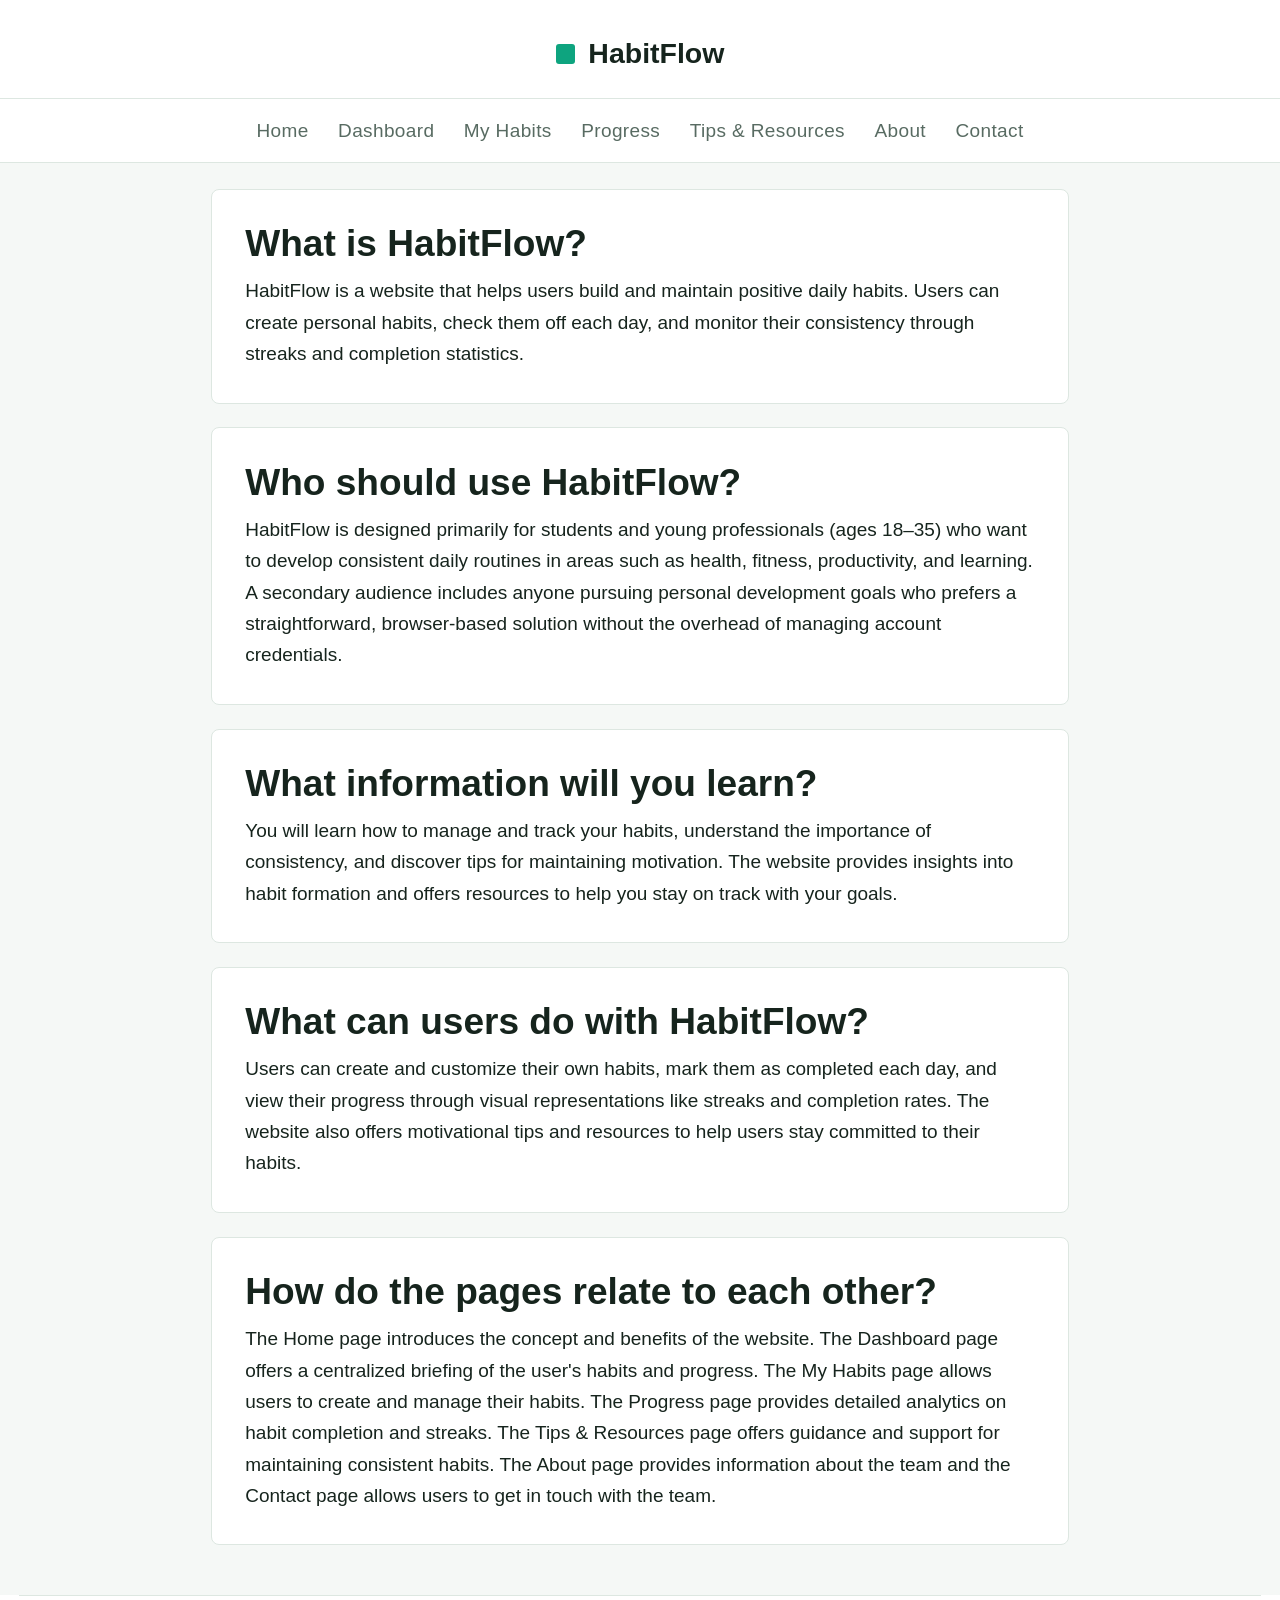
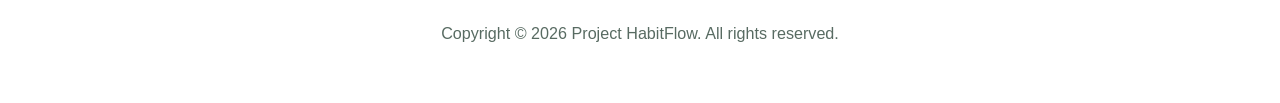
<file: index.html>
<!doctype html>
<html lang="en">
  <head>
    <meta charset="UTF-8">
    <meta name="viewport" content="width=device-width, initial-scale=1">
    <title>HabitFlow</title>
    <link rel="stylesheet" href="css/style.css">
    <!-- defer helps ensure that the script is executed after the HTML document has been fully parsed, which can improve page load performance and prevent blocking of the rendering process. -->
    <script src="js/script.js" defer></script>
  </head>
  <body>
    <header>
      <h1>HabitFlow</h1>
    </header>
    <nav>
      <strong>
        <a href="index.html">Home</a>
        <a href="dashboard.html">Dashboard</a>
        <a href="habits.html">My Habits</a>
        <a href="progress.html">Progress</a>
        <a href="tips.html">Tips & Resources</a>
        <a href="about.html">About</a>
        <a href="contact.html">Contact</a>
      </strong>
    </nav>
    <main>
        <section>
          <h2>What is HabitFlow?</h2>
          <p>
            HabitFlow is a website that helps users build and maintain positive
            daily habits. Users can create personal habits, check them off each
            day, and monitor their consistency through streaks and completion
            statistics.
          </p>
        </section>
        <section>
          <h2>Who should use HabitFlow?</h2>
          <p>
            HabitFlow is designed primarily for students and young professionals
            (ages 18–35) who want to develop consistent daily routines in areas
            such as health, fitness, productivity, and learning. A secondary
            audience includes anyone pursuing personal development goals who
            prefers a straightforward, browser-based solution without the
            overhead of managing account credentials.
          </p>
        </section>
        <section>
          <h2>What information will you learn?</h2>
          <p>
            You will learn how to manage and track your habits, understand the
            importance of consistency, and discover tips for maintaining
            motivation. The website provides insights into habit formation and
            offers resources to help you stay on track with your goals.
          </p>
        </section>
        <section>
          <h2>What can users do with HabitFlow?</h2>
          <p>
            Users can create and customize their own habits, mark them as
            completed each day, and view their progress through visual
            representations like streaks and completion rates. The website also
            offers motivational tips and resources to help users stay committed
            to their habits.
          </p>
        </section>
        <section>
          <h2>How do the pages relate to each other?</h2>
          <p>
            The Home page introduces the concept and benefits of the
            website. The Dashboard page offers a centralized briefing of the user's
            habits and progress. The My Habits page allows users to create and
            manage their habits. The Progress page provides detailed analytics
            on habit completion and streaks. The Tips & Resources page offers
            guidance and support for maintaining consistent habits. The About
            page provides information about the team and the
            Contact page allows users to get in touch with the team.
          </p>
        </section>
    </main>
    <footer>
      <hr>
      Copyright &copy; 2026 Project HabitFlow. All rights reserved.
    </footer>
  </body>
</html>
</file>
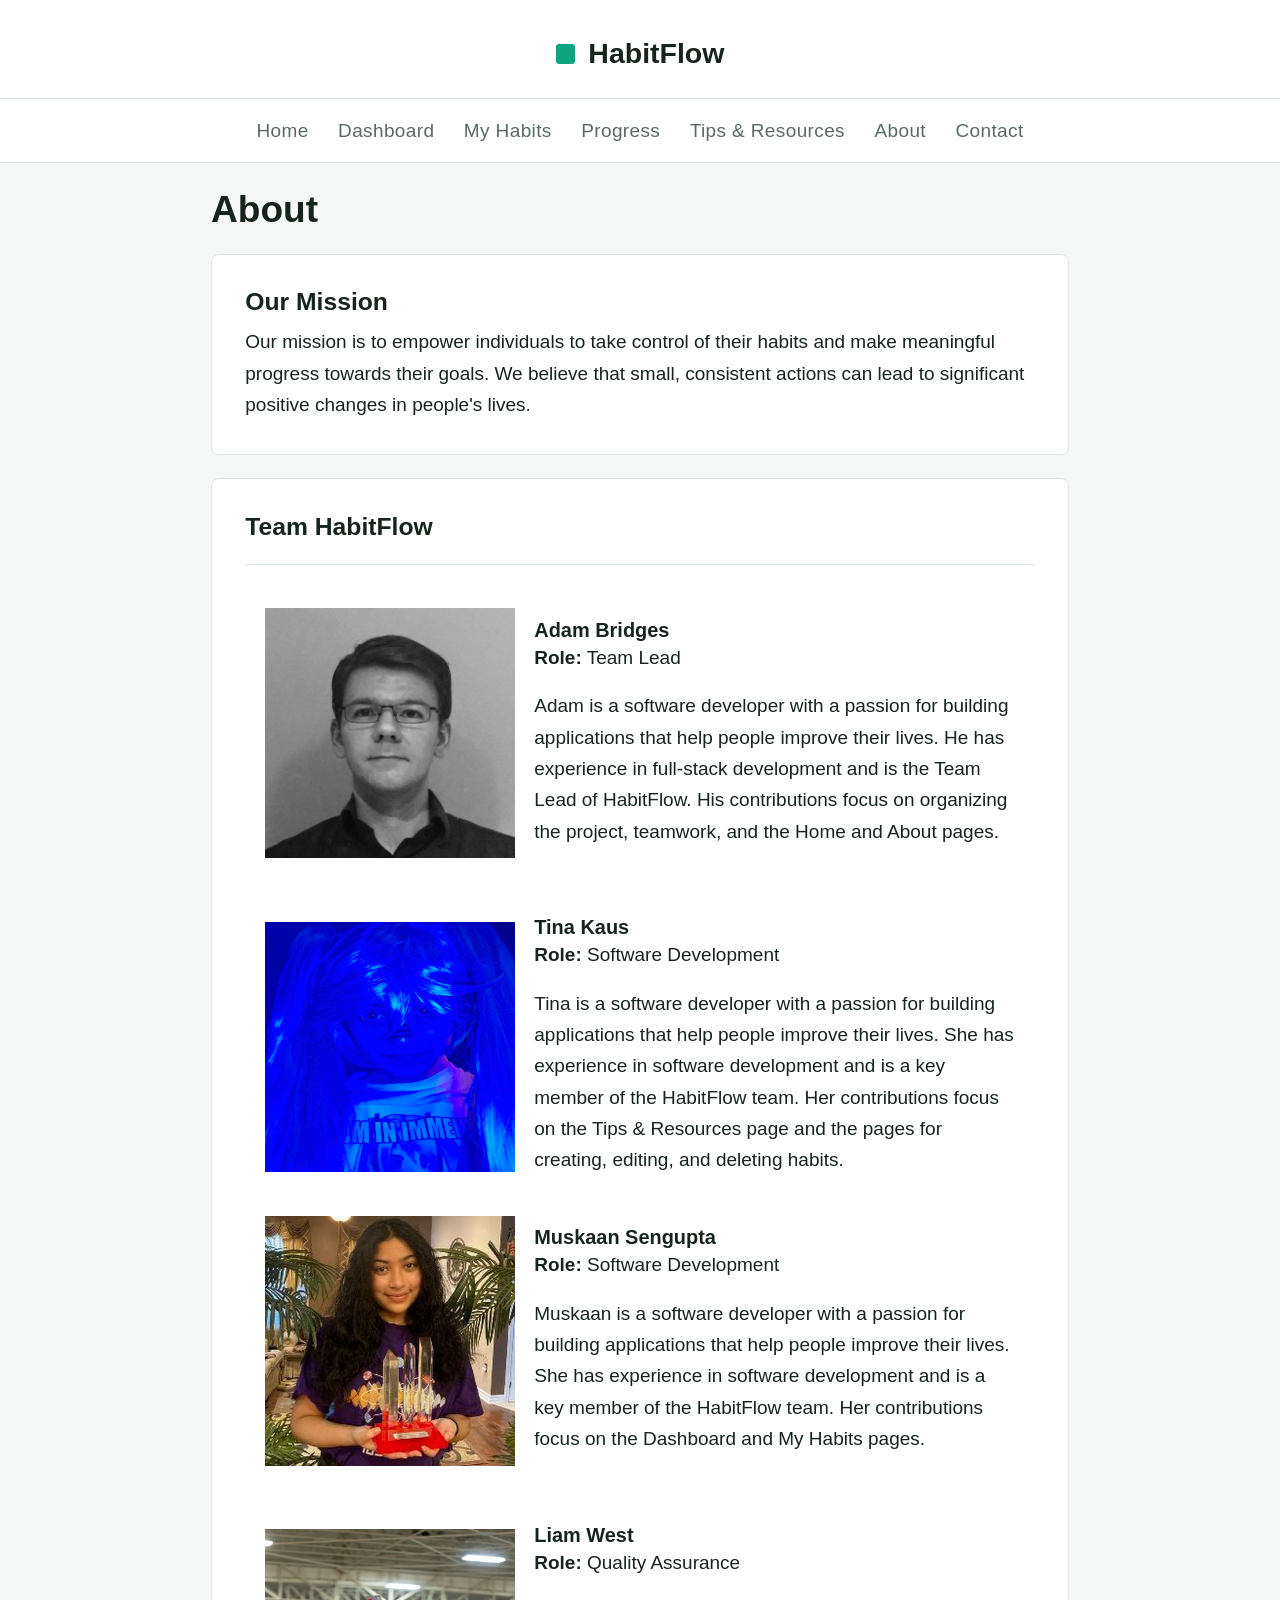
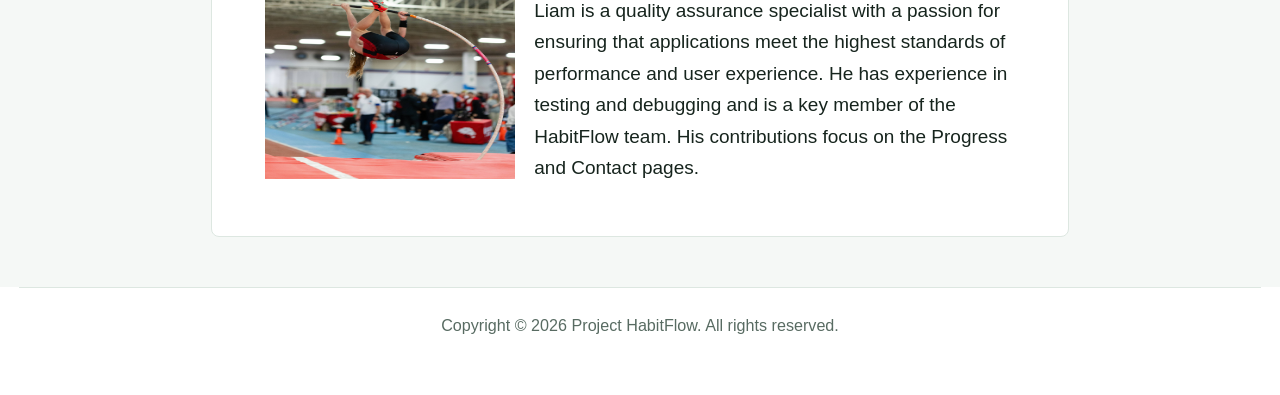
<file: about.html>
<!doctype html>
<html lang="en">
  <head>
    <meta charset="UTF-8">
    <meta name="viewport" content="width=device-width, initial-scale=1">
    <title>About - HabitFlow</title>
    <link rel="stylesheet" href="css/style.css">
    <script src="js/script.js" defer></script>
  </head>
  <body>
    <header>
      <h1>HabitFlow</h1>
    </header>
    <nav>
      <b>
        <a href="index.html">Home</a>
        <a href="dashboard.html">Dashboard</a>
        <a href="habits.html">My Habits</a>
        <a href="progress.html">Progress</a>
        <a href="tips.html">Tips & Resources</a>
        <a href="about.html">About</a>
        <a href="contact.html">Contact</a>
      </b>
    </nav>
    <main>
      <h2>About</h2>
        <section>
          <h3>Our Mission</h3>
          <p>
            Our mission is to empower individuals to take control of their
            habits and make meaningful progress towards their goals. We believe
            that small, consistent actions can lead to significant positive
            changes in people's lives.
          </p>
        </section>
      <section>
        <h3 id="team-habitflow">Team HabitFlow</h3>
        <hr>
        <div class="content-span-split">
          <img
            src="images/adam_smort.jpg"
            alt="Black and white portrait photo of Adam Bridges looking smort."
            width="250"
            height="250">
          <div>
            <h4>Adam Bridges</h4>
            <p><strong>Role:</strong> Team Lead</p>
            <p>
              Adam is a software developer with a passion for building
              applications that help people improve their lives. He has
              experience in full-stack development and is the Team Lead of
              HabitFlow. His contributions focus on organizing the project,
              teamwork, and the Home and About pages.
            </p>
          </div>
          <img
            src="images/tina_blue_herself.jpg"
            alt="Blue-filtered portrait photo of Tina Kaus wearing a wig."
            width="250"
            height="250">
          <div>
            <h4>Tina Kaus</h4>
            <p><strong>Role:</strong> Software Development</p>
            <p>
              Tina is a software developer with a passion for building
              applications that help people improve their lives. She has
              experience in software development and is a key member of the
              HabitFlow team. Her contributions focus on the Tips & Resources
              page and the pages for creating, editing, and deleting habits.
            </p>
          </div>
        </div>
        <div class="content-span-split">
          <img
            src="images/muskaan_winning.png"
            alt="Portrait photo of Muskaan Sengupta winning a prize."
            width="250"
            height="250">
          <div>
            <h4>Muskaan Sengupta</h4>
            <p><strong>Role:</strong> Software Development</p>
            <p>
              Muskaan is a software developer with a passion for building
              applications that help people improve their lives. She has
              experience in software development and is a key member of the
              HabitFlow team. Her contributions focus on the Dashboard and My
              Habits pages.
            </p>
          </div>
          <img
            src="images/liam_jumps.jpg"
            alt="Pole vaulting photo of Liam West."
            width="250"
            height="250">
          <div>
            <h4>Liam West</h4>
            <p><strong>Role:</strong> Quality Assurance</p>
            <p>
              Liam is a quality assurance specialist with a passion for ensuring
              that applications meet the highest standards of performance and
              user experience. He has experience in testing and debugging and is
              a key member of the HabitFlow team. His contributions focus on the
              Progress and Contact pages.
            </p>
          </div>
        </div>
      </section>
    </main>
    <footer>
      <hr>
      Copyright &copy; 2026 Project HabitFlow. All rights reserved.
    </footer>
  </body>
</html>
</file>
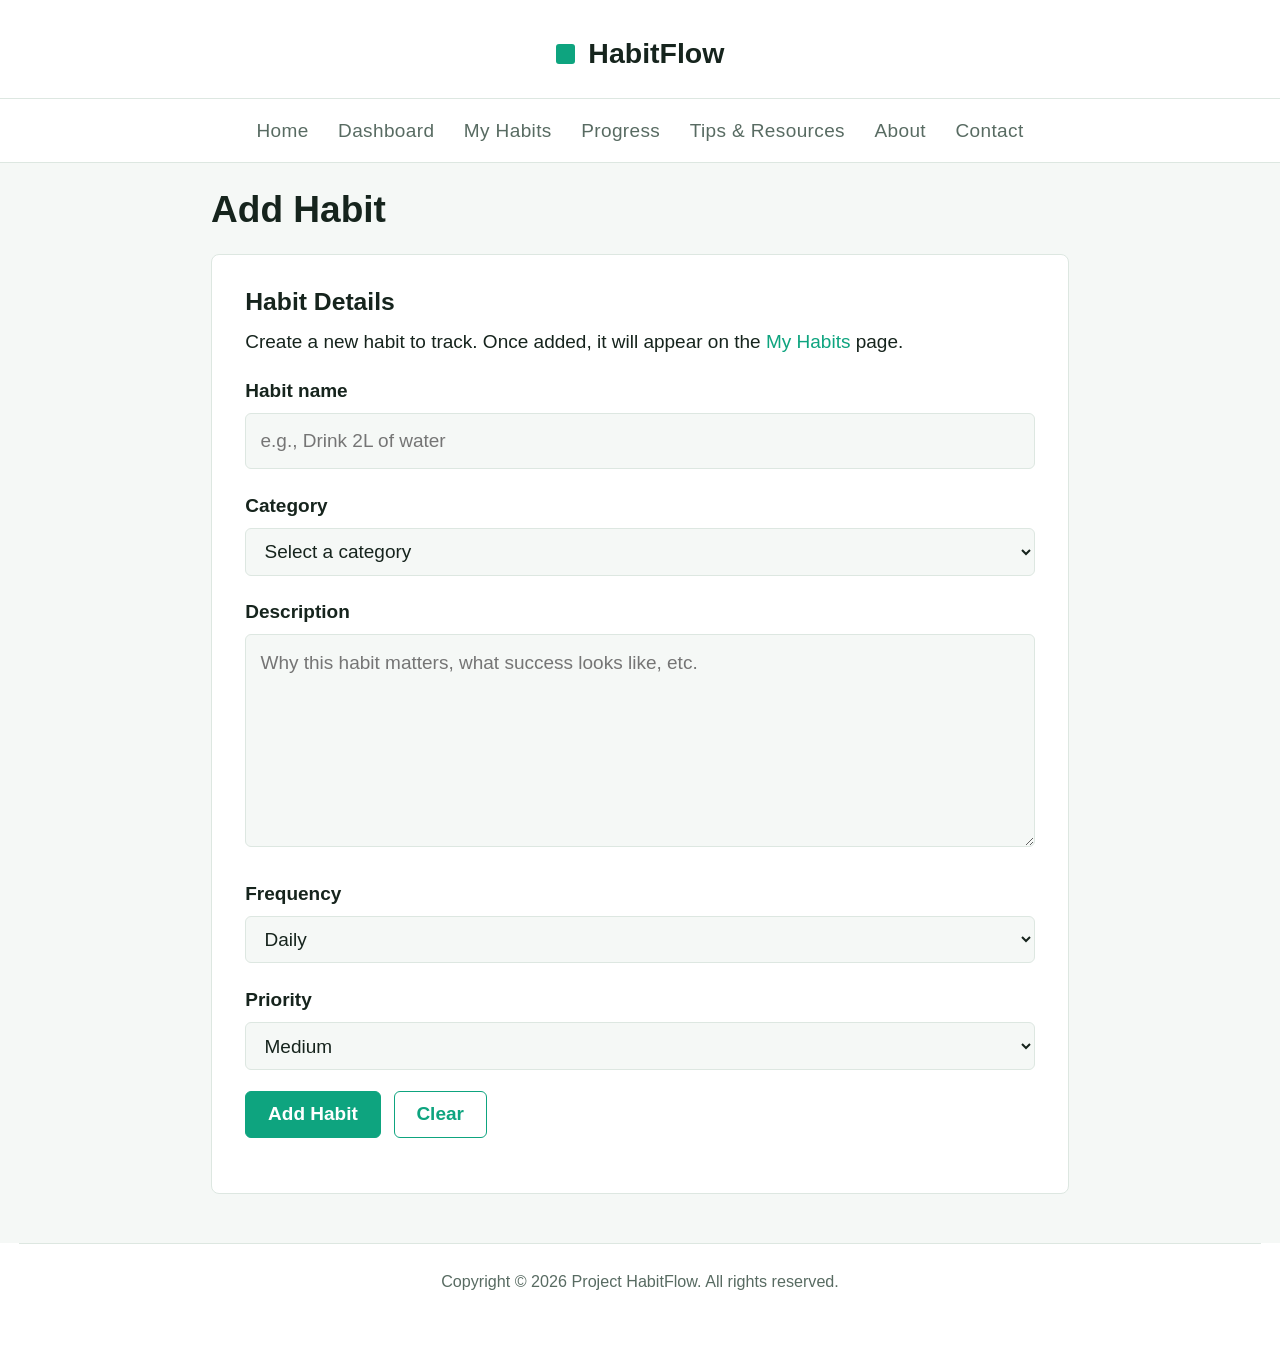
<file: add_habit.html>
<!doctype html>
<html lang="en">
  <head>
    <meta charset="UTF-8">
    <meta name="viewport" content="width=device-width, initial-scale=1">
    <title>Add Habit - HabitFlow</title>
    <link rel="stylesheet" href="css/style.css">
    <script src="js/script.js" defer></script>
    <script src="js/add_habit.js" defer></script>
  </head>
  <body>
    <header>
      <h1>HabitFlow</h1>
    </header>
    <nav>
      <b>
        <a href="index.html">Home</a>
        <a href="dashboard.html">Dashboard</a>
        <a href="habits.html">My Habits</a>
        <a href="progress.html">Progress</a>
        <a href="tips.html">Tips & Resources</a>
        <a href="about.html">About</a>
        <a href="contact.html">Contact</a>
      </b>
    </nav>
    <main>
      <h2>Add Habit</h2>
      <section>
        <h3>Habit Details</h3>
        <!-- right now this is just a form that doesn't go anywhere since we have no local storage yet -->
        <p>
          Create a new habit to track. Once added, it will appear on the
          <a href="habits.html">My Habits</a> page.
        </p>

        <form id="add-habit-form">
          <div>
            <label for="habitName">Habit name</label>
            <input
              type="text"
              id="habitName"
              name="habitName"
              placeholder="e.g., Drink 2L of water"
              required>
          </div>

          <div>
            <label for="category">Category</label>
            <select id="category" name="category">
              <option value="">Select a category</option>
              <option value="Health">Health</option>
              <option value="Productivity">Productivity</option>
              <option value="Learning">Learning</option>
              <option value="Other">Other</option>
            </select>
          </div>

          <div>
            <label for="description">Description</label>
            <textarea
              id="description"
              name="description"
              rows="6"
              cols="50"
              placeholder="Why this habit matters, what success looks like, etc."
            ></textarea>
          </div>

          <div>
            <label for="frequency">Frequency</label>
            <select id="frequency" name="frequency">
              <option value="Daily">Daily</option>
              <option value="TwiceWeekly">Twice Weekly</option>
              <option value="ThriceWeekly">Thrice Weekly</option>
              <option value="Weekly">Weekly</option>
            </select>
          </div>

          <div>
            <label for="priority">Priority</label>
            <select id="priority" name="priority">
              <option value="Low">Low</option>
              <option value="Medium" selected>Medium</option>
              <option value="High">High</option>
            </select>
          </div>

          <div>
            <button type="submit">Add Habit</button>
            <button type="reset">Clear</button>
          </div>

          <p id="form-message" role="status" aria-live="polite" hidden></p>
        </form>
      </section>
    </main>
    <footer>
      <hr>
      Copyright &copy; 2026 Project HabitFlow. All rights reserved.
    </footer>
  </body>
</html>
</file>
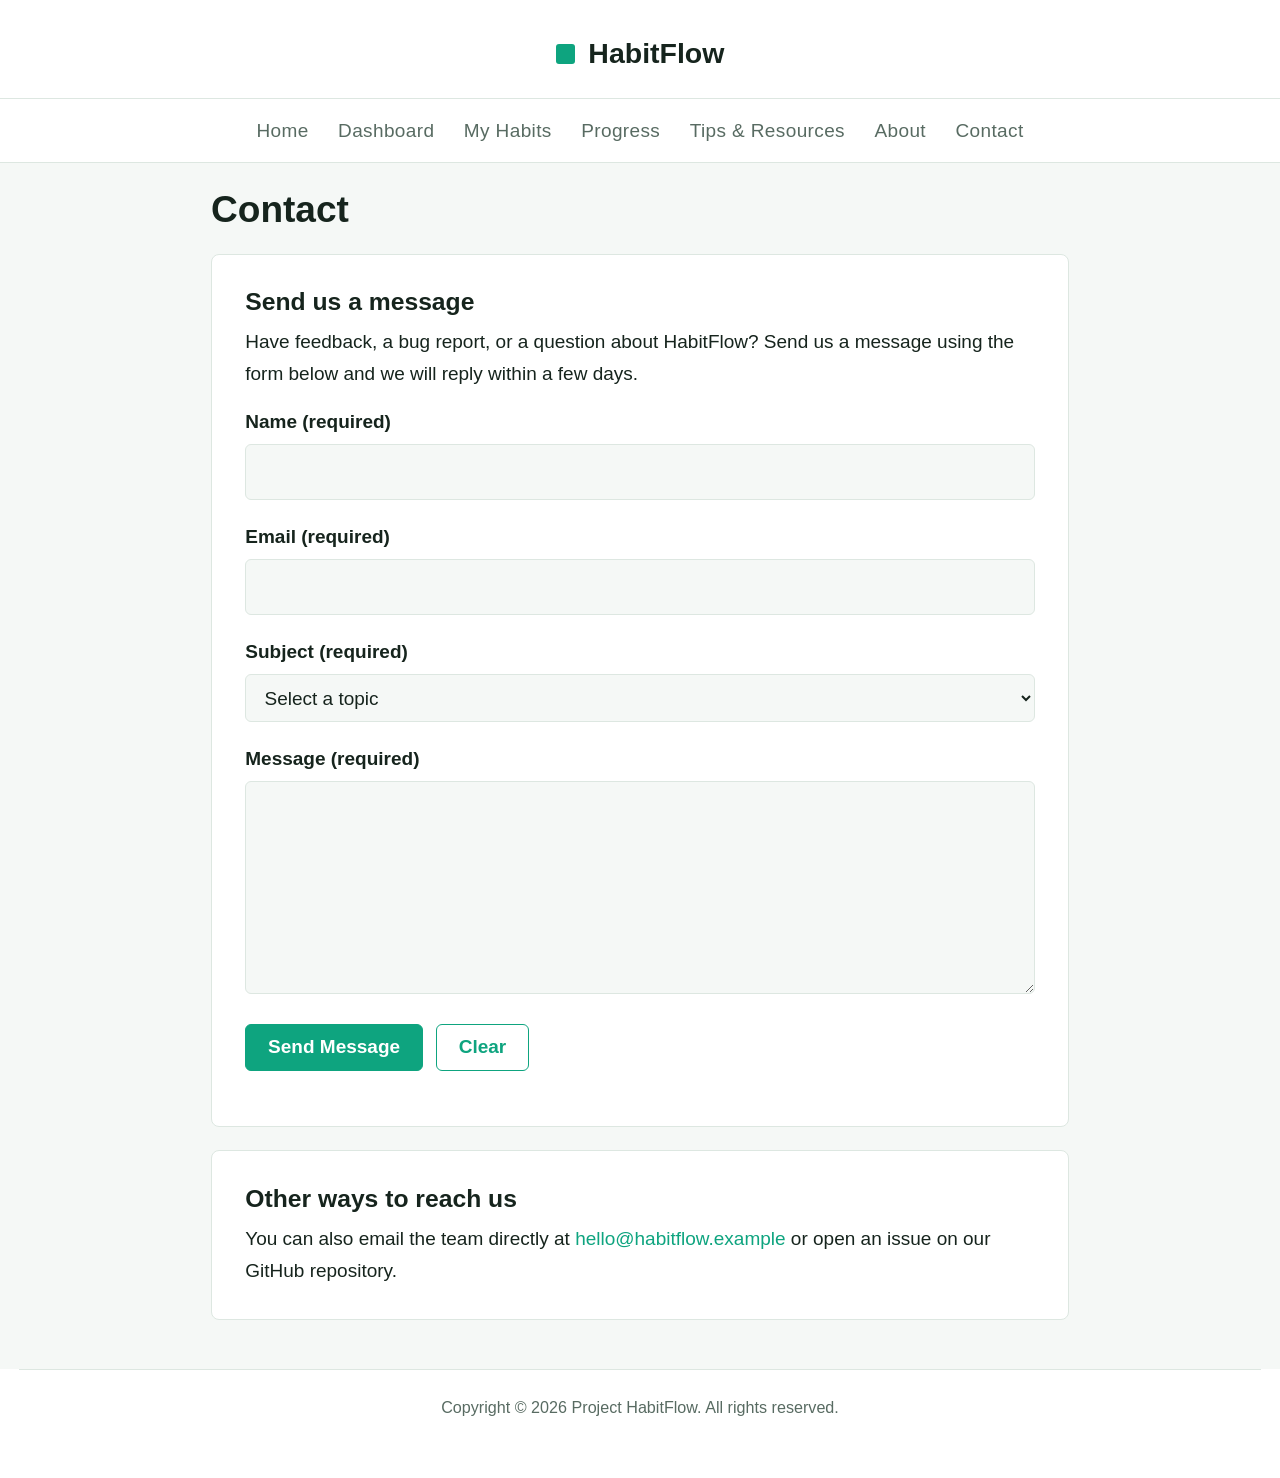
<file: contact.html>
<!doctype html>
<html lang="en">
  <head>
    <meta charset="UTF-8">
    <meta name="viewport" content="width=device-width, initial-scale=1">
    <title>Contact - HabitFlow</title>
    <link rel="stylesheet" href="css/style.css">
    <script src="js/script.js" defer></script>
    <script src="js/contact.js" defer></script>
  </head>
  <body>
    <header>
      <h1>HabitFlow</h1>
    </header>
    <nav>
      <b>
        <a href="index.html">Home</a>
        <a href="dashboard.html">Dashboard</a>
        <a href="habits.html">My Habits</a>
        <a href="progress.html">Progress</a>
        <a href="tips.html">Tips &amp; Resources</a>
        <a href="about.html">About</a>
        <a href="contact.html">Contact</a>
      </b>
    </nav>
    <main>
      <h2>Contact</h2>
      <section>
        <h3>Send us a message</h3>
        <p>
          Have feedback, a bug report, or a question about HabitFlow? Send us
          a message using the form below and we will reply within a few days.
        </p>
        <form id="contact-form">
          <div>
            <label for="name">Name (required)</label>
            <input
              type="text"
              id="name"
              name="name"
              autocomplete="name"
              aria-describedby="name-error"
              required>
            <p class="form-error" id="name-error" aria-live="polite"></p>
          </div>
          <div>
            <label for="email">Email (required)</label>
            <input
              type="email"
              id="email"
              name="email"
              autocomplete="email"
              aria-describedby="email-error"
              required>
            <p class="form-error" id="email-error" aria-live="polite"></p>
          </div>
          <div>
            <label for="subject">Subject (required)</label>
            <select
              id="subject"
              name="subject"
              aria-describedby="subject-error"
              required>
              <option value="">Select a topic</option>
              <option value="bug">Bug report</option>
              <option value="feedback">Feedback</option>
              <option value="question">Question</option>
              <option value="feature">Feature request</option>
              <option value="other">Other</option>
            </select>
            <p class="form-error" id="subject-error" aria-live="polite"></p>
          </div>
          <div>
            <label for="message">Message (required)</label>
            <textarea
              id="message"
              name="message"
              rows="6"
              cols="50"
              aria-describedby="message-error"
              required></textarea>
            <p class="form-error" id="message-error" aria-live="polite"></p>
          </div>
          <div>
            <button type="submit">Send Message</button>
            <button type="reset">Clear</button>
          </div>
          <p
            class="form-status"
            id="contact-status"
            role="status"
            aria-live="polite"
            hidden></p>
        </form>
      </section>
      <section>
        <h3>Other ways to reach us</h3>
        <p>
          You can also email the team directly at
          <a href="mailto:hello@habitflow.example">hello@habitflow.example</a>
          or open an issue on our GitHub repository.
        </p>
      </section>
    </main>
    <footer>
      <hr>
      Copyright &copy; 2026 Project HabitFlow. All rights reserved.
    </footer>
  </body>
</html>
</file>
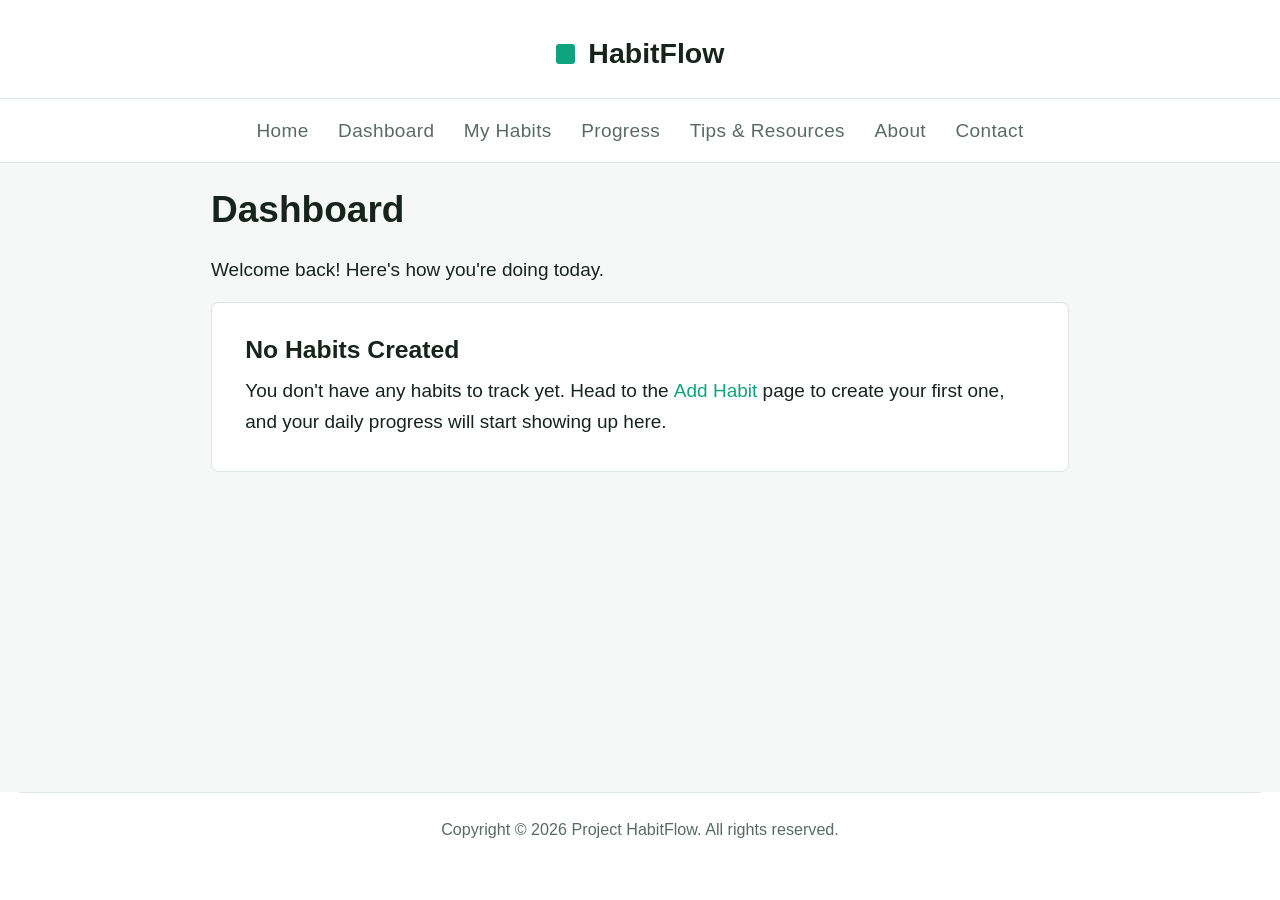
<file: dashboard.html>
<!doctype html>
<html lang="en">
  <head>
    <meta charset="UTF-8">
    <meta name="viewport" content="width=device-width, initial-scale=1">
    <title>Dashboard - HabitFlow</title>
    <link rel="stylesheet" href="css/style.css"/>
    <link rel="stylesheet" href="css/dashboard.css"/>
    <script src="js/script.js" defer></script>
    <script src="js/dashboard.js" defer></script>
  </head>
  <body>
    <header>
      <h1>HabitFlow</h1>
    </header>
    <nav>
      <b>
        <a href="index.html">Home</a>
        <a href="dashboard.html">Dashboard</a>
        <a href="habits.html">My Habits</a>
        <a href="progress.html">Progress</a>
        <a href="tips.html">Tips & Resources</a>
        <a href="about.html">About</a>
        <a href="contact.html">Contact</a>
      </b>
    </nav>
    <main>
      <h2>Dashboard</h2>

      <div>
        <p>Welcome back! Here's how you're doing today.</p>


        <div id="dashboard-content" hidden>


          <section class="overview">
            <h3>Overview</h3>
            <ul class="stat-grid" id="overview-stats">
            </ul>
          </section>


          <hr>

          <section class="today">
            <h3>Today's Habits</h3>
            <form id="today-form">
            </form>
          </section>


          <hr>


          <section class="performance">
            <h3>Habit Performance</h3>

            <h4>Most Consistent Habits</h4>
            <ol id="perf-most">
            </ol>

            <h4>Least Consistent Habits</h4>
            <ol id="perf-least">
            </ol>
          </section>


          <hr>


          <!-- Contribution chart. Each cell shows how many habits were
               completed that day over the last four weeks. -->
          <section class="activity">
            <h3>Recent Activity</h3>
            <div class="heatmap-scroll">
              <table class="heatmap">
                <thead>
                  <tr id="heatmap-head-row">
                    <th>&nbsp;</th>
                  </tr>
                </thead>
                <tbody id="heatmap-body">
                </tbody>
              </table>
            </div>
            <p class="heatmap-legend">
              <span>Less</span>
              <span class="legend-cell" data-level="0"></span>
              <span class="legend-cell" data-level="1"></span>
              <span class="legend-cell" data-level="2"></span>
              <span class="legend-cell" data-level="3"></span>
              <span>More</span>
            </p>
          </section>

        </div>


        <!-- Shown instead of #dashboard-content when the user has no habits yet. -->
        <section id="dashboard-empty" hidden>
          <h3>No Habits Created</h3>
          <p>
            You don't have any habits to track yet. Head to the
            <a href="add_habit.html">Add Habit</a> page to create your first one,
            and your daily progress will start showing up here.
          </p>
        </section>

      </div>
    </main>
    <footer>
      <hr>
      Copyright &copy; 2026 Project HabitFlow. All rights reserved.
    </footer>
  </body>
</html>
</file>
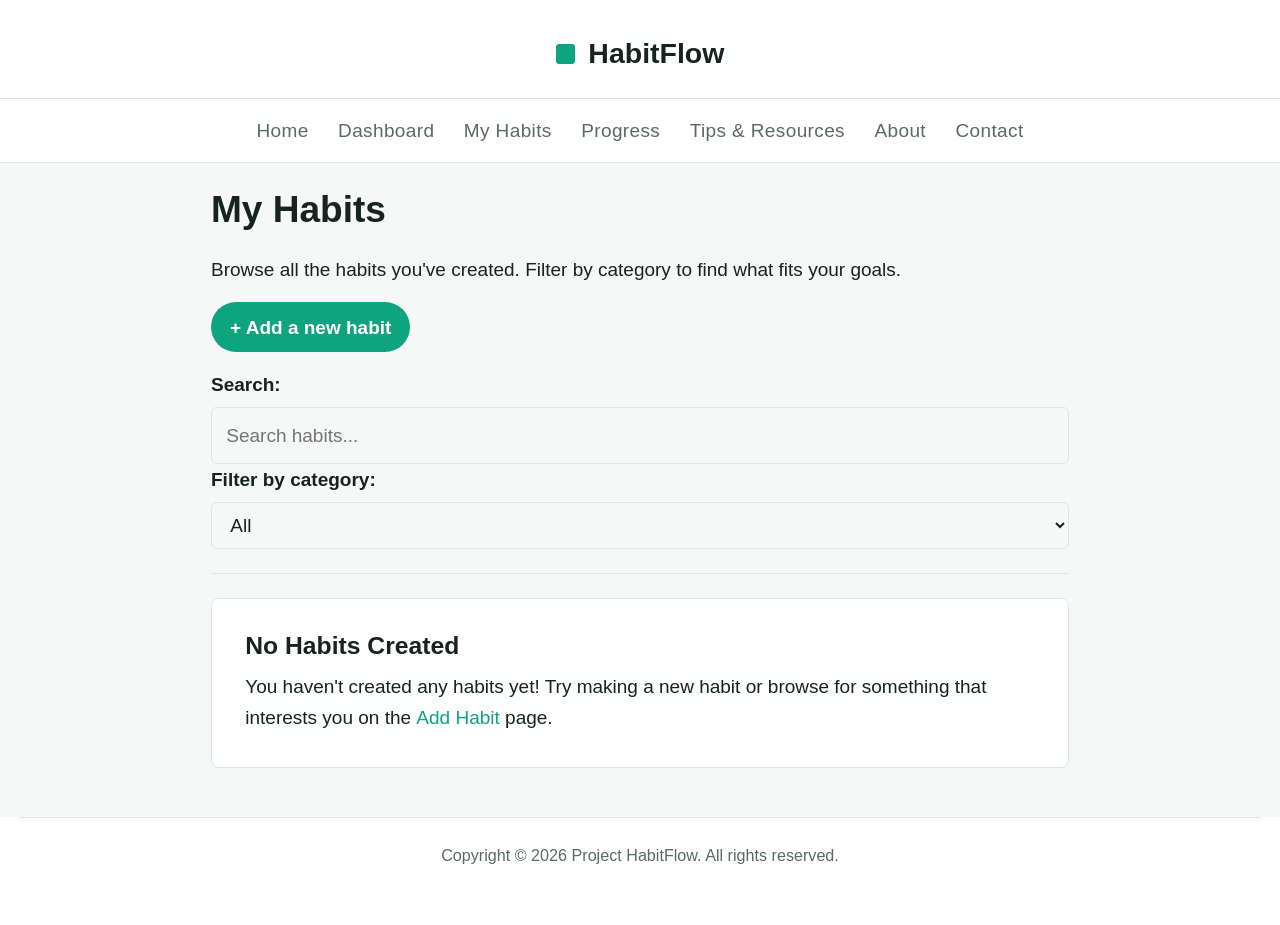
<file: habits.html>
<!doctype html>
<html lang="en">
  <head>
    <meta charset="UTF-8">
    <meta name="viewport" content="width=device-width, initial-scale=1">
    <title>My Habits - HabitFlow</title>
    <link rel="stylesheet" href="css/style.css">
    <link rel="stylesheet" href="css/habits.css" />
    <script src="js/script.js" defer></script>
    <script src="js/habits.js" defer></script>
  </head>
  <body>
    <header>
      <h1>HabitFlow</h1>
    </header>
    <nav>
      <b>
        <a href="index.html">Home</a>
        <a href="dashboard.html">Dashboard</a>
        <a href="habits.html">My Habits</a>
        <a href="progress.html">Progress</a>
        <a href="tips.html">Tips & Resources</a>
        <a href="about.html">About</a>
        <a href="contact.html">Contact</a>
      </b>
    </nav>
    <main>
      <h2>My Habits</h2>
      <div>
        <p>Browse all the habits you've created. Filter by category to find what fits your goals.</p>
        <p><a href="add_habit.html" class="add-habit-btn">+ Add a new habit</a></p>

    <div id="filter-form">
        <div class="field">
            <label for="searchInput">Search:</label>
            <input id="searchInput" type="search" name="search" placeholder="Search habits..." />
        </div>

        <div class="field">
            <label for="categoryFilter">Filter by category:</label>
            <select id="categoryFilter" name="category">
                <option value="all">All</option>
                <option value="Health">Health</option>
                <option value="Productivity">Productivity</option>
                <option value="Learning">Learning</option>
            </select>
        </div>
    </div>


    <hr>

    

    <!-- Shown when the user has habits, but the current search / category
         filter matches none of them. -->
    <section id="habits-none-match" hidden>
        <h3>No Matching Habits</h3>
        <p>
            No habits match your current search or filter. Try clearing the
            search box or choosing "All" categories.
        </p>
    </section>

    <!-- Shown when valid habits are available, rendered in js. -->
    <section id="habits-list" hidden>
        <h3>Your Habits</h3>
    </section>



    <!-- Shown instead of the list when the user has not created any habits at all. -->
    <section id="habits-empty" hidden>
        <h3>No Habits Created</h3>
        <p>
            You haven't created any habits yet! Try making a new habit or browse for something
            that interests you on the
            <a href="add_habit.html">Add Habit</a> page.
        </p>
    </section>

      </div>
    </main>
    <footer>
      <hr>
      Copyright &copy; 2026 Project HabitFlow. All rights reserved.
    </footer>
  </body>
</html>
</file>
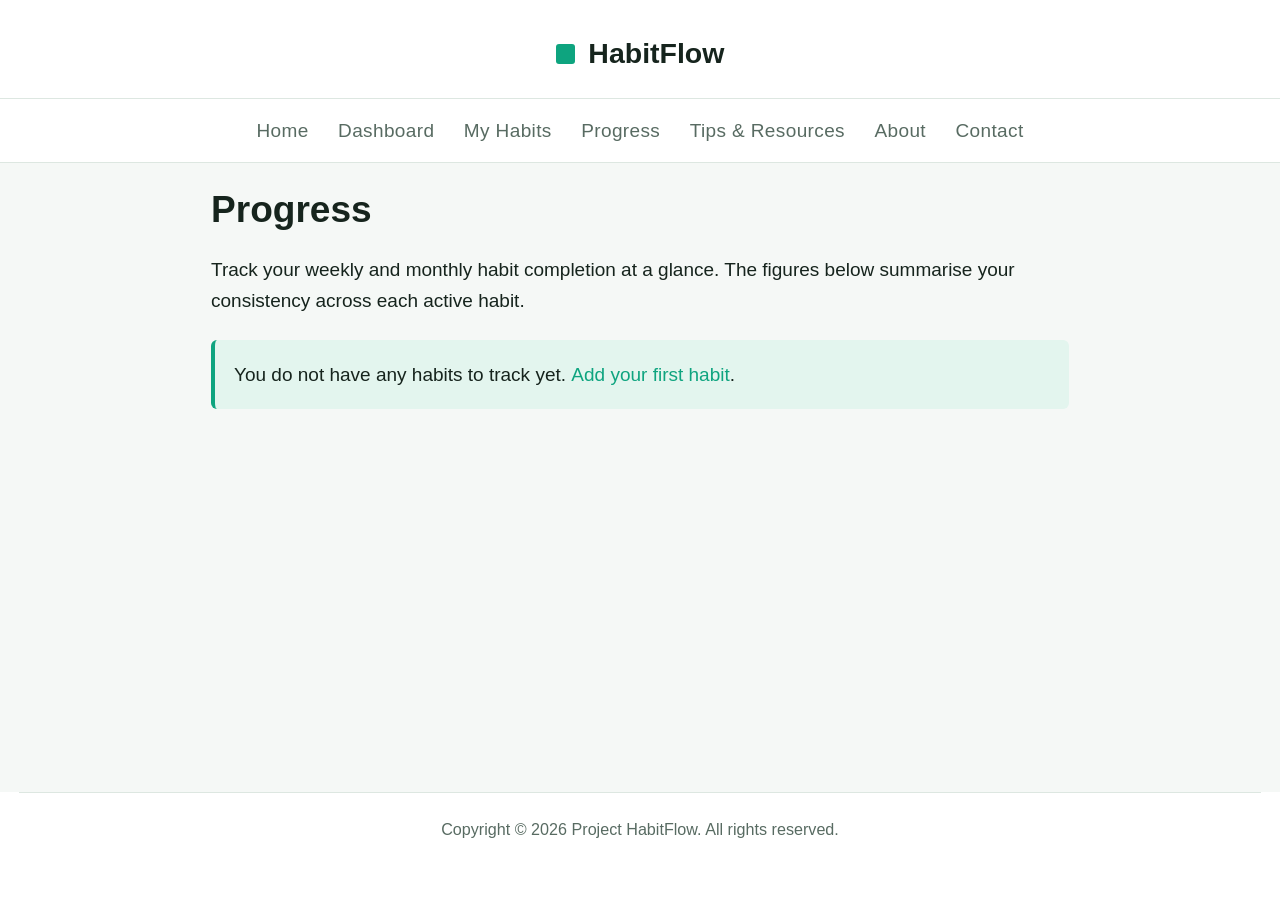
<file: progress.html>
<!doctype html>
<html lang="en">
  <head>
    <meta charset="UTF-8">
    <meta name="viewport" content="width=device-width, initial-scale=1">
    <title>Progress - HabitFlow</title>
    <link rel="stylesheet" href="css/style.css">
    <script src="js/script.js" defer></script>
    <script src="js/progress.js" defer></script>
  </head>
  <body>
    <header>
      <h1>HabitFlow</h1>
    </header>
    <nav>
      <b>
        <a href="index.html">Home</a>
        <a href="dashboard.html">Dashboard</a>
        <a href="habits.html">My Habits</a>
        <a href="progress.html">Progress</a>
        <a href="tips.html">Tips &amp; Resources</a>
        <a href="about.html">About</a>
        <a href="contact.html">Contact</a>
      </b>
    </nav>
    <main>
      <h2>Progress</h2>
      <p>
        Track your weekly and monthly habit completion at a glance. The
        figures below summarise your consistency across each active habit.
      </p>
      <p
        id="progress-message"
        class="callout"
        role="status"
        aria-live="polite"
        hidden></p>
      <noscript>
        <p class="callout">Enable JavaScript to view your saved progress.</p>
      </noscript>

      <section data-progress-content hidden>
        <h3>Overview</h3>
        <div class="card-grid">
          <div class="card">
            <span class="card-label">Weekly completion</span>
            <strong class="card-value" id="weekly-completion">0 / 0</strong>
            <p id="weekly-completion-detail">Check-ins completed so far this week</p>
          </div>
          <div class="card">
            <span class="card-label">Best current streak</span>
            <strong class="card-value" id="best-current-streak">0 days</strong>
            <p id="best-current-streak-detail">No active streak yet</p>
          </div>
          <div class="card">
            <span class="card-label">Monthly average</span>
            <strong class="card-value" id="monthly-average">0%</strong>
            <p>Completion across the past 30 days</p>
          </div>
        </div>
      </section>

      <section data-progress-content hidden>
        <h3>Weekly History</h3>
        <p>
          Select an available day to add or remove a check-in. Completion
          totals include only dates when the habit existed and never include
          future dates.
        </p>
        <div class="week-controls" role="group" aria-label="Week navigation">
          <button
            type="button"
            id="previous-week"
            class="btn-secondary"
            aria-label="Show previous week">
            &larr; Previous
          </button>
          <div class="week-controls-current">
            <p id="week-range" class="week-range" role="status" aria-live="polite"></p>
            <button type="button" id="current-week" class="btn-secondary">
              This week
            </button>
          </div>
          <button
            type="button"
            id="next-week"
            class="btn-secondary"
            aria-label="Show next week">
            Next &rarr;
          </button>
        </div>
        <div
          class="table-scroll"
          role="region"
          aria-label="Weekly habit completion"
          tabindex="0">
          <table>
            <caption>Daily habit completion for the selected week</caption>
            <thead>
              <tr>
                <th scope="col">Habit</th>
                <th scope="col" data-weekday="0">Mon</th>
                <th scope="col" data-weekday="1">Tue</th>
                <th scope="col" data-weekday="2">Wed</th>
                <th scope="col" data-weekday="3">Thu</th>
                <th scope="col" data-weekday="4">Fri</th>
                <th scope="col" data-weekday="5">Sat</th>
                <th scope="col" data-weekday="6">Sun</th>
                <th scope="col">Total</th>
              </tr>
            </thead>
            <tbody id="weekly-progress-body"></tbody>
          </table>
        </div>
      </section>

      <section data-progress-content hidden>
        <h3>Monthly Trends</h3>
        <p>
          Completion rates across the past 30 days for each active habit.
          These values update from the same check-ins used by the Dashboard
          and My Habits pages.
        </p>
        <div id="monthly-progress-list"></div>
      </section>

      <section data-progress-content hidden>
        <h3>Streaks</h3>
        <p>
          Your current and longest streaks across all habits. Today's check-in
          can extend a streak that was active yesterday.
        </p>
        <div
          class="table-scroll"
          role="region"
          aria-label="Habit streaks"
          tabindex="0">
          <table>
            <caption>Current and longest streaks per habit</caption>
            <thead>
              <tr>
                <th scope="col">Habit</th>
                <th scope="col">Current streak</th>
                <th scope="col">Longest streak</th>
              </tr>
            </thead>
            <tbody id="streak-progress-body"></tbody>
          </table>
        </div>
      </section>
    </main>
    <footer>
      <hr>
      Copyright &copy; 2026 Project HabitFlow. All rights reserved.
    </footer>
  </body>
</html>
</file>
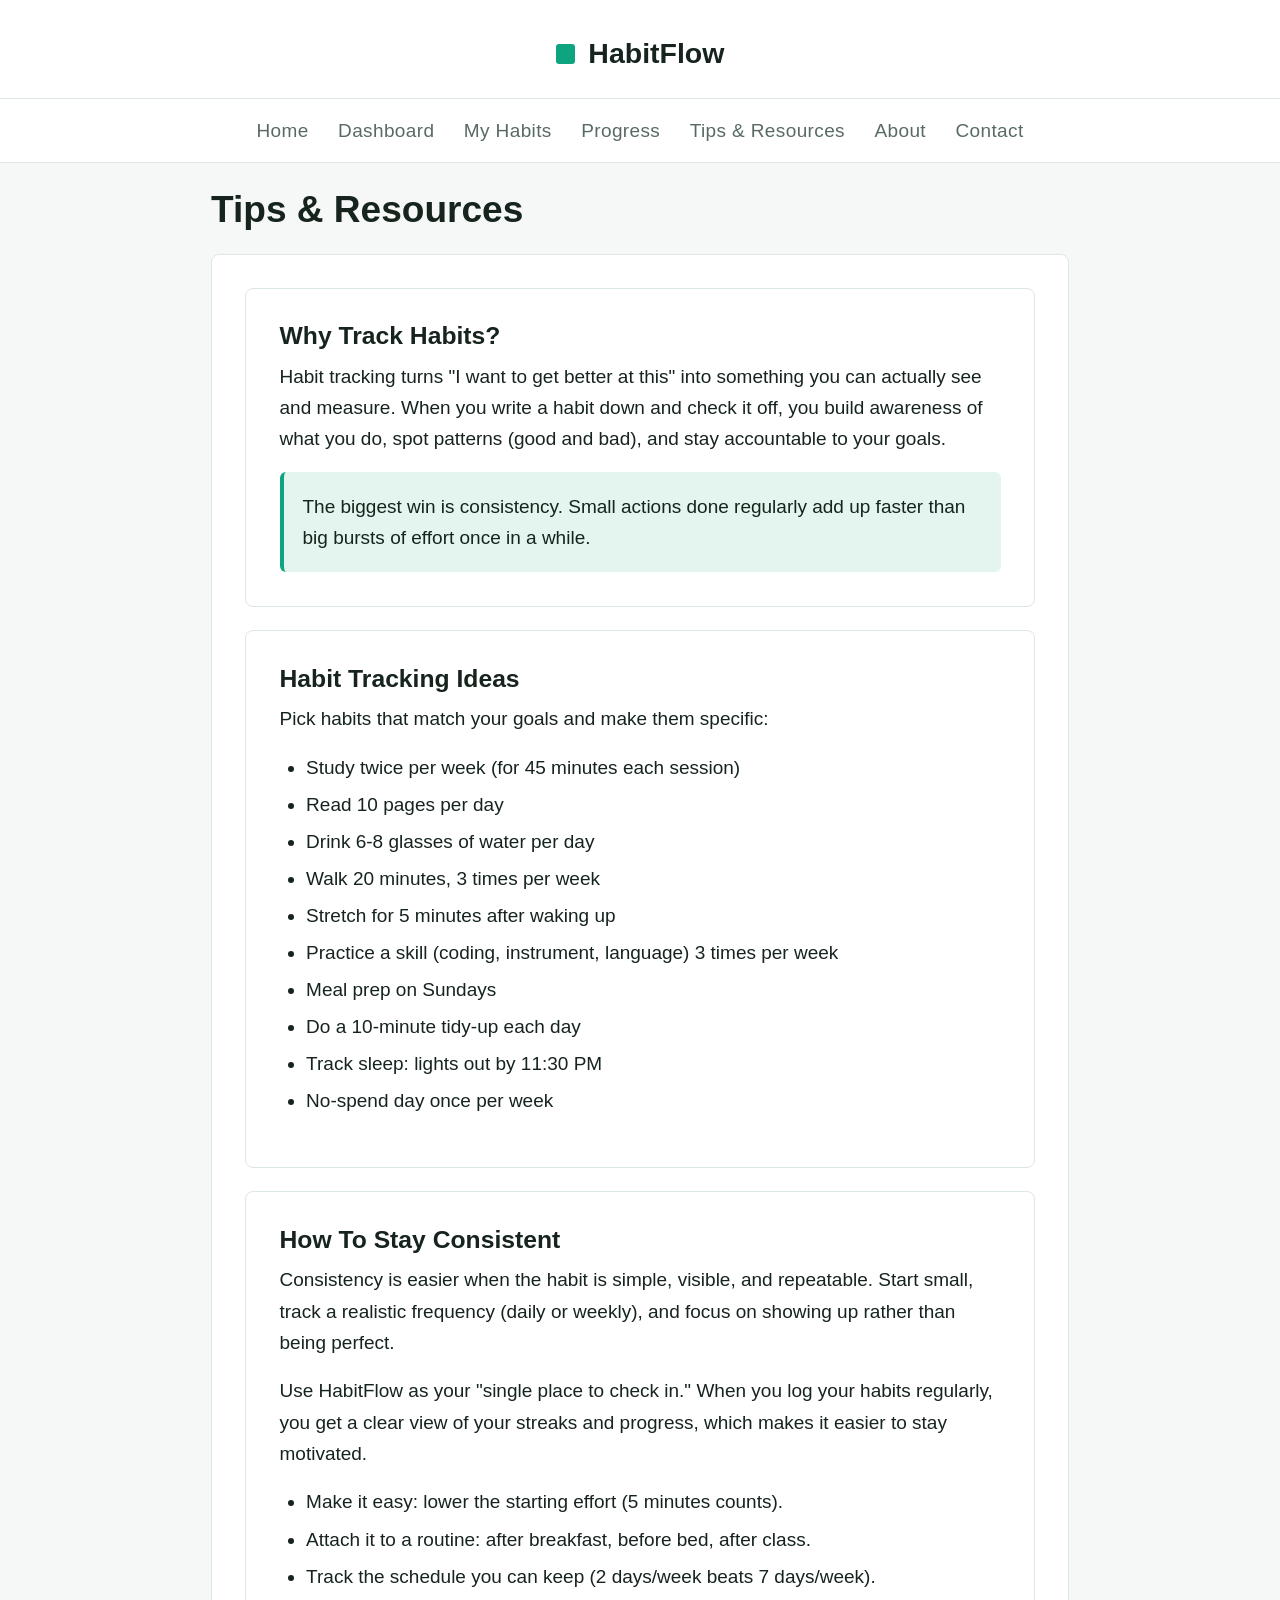
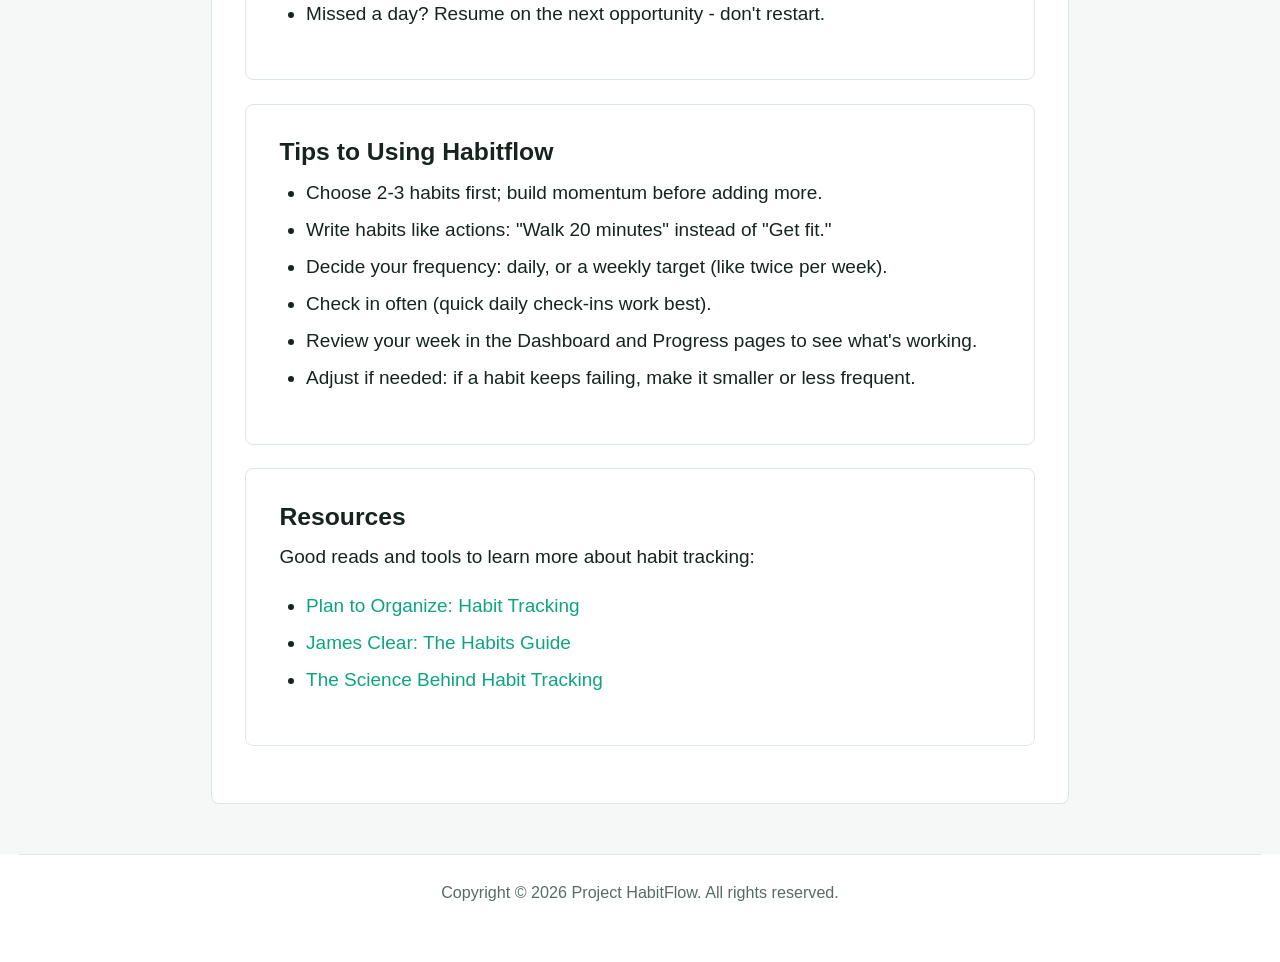
<file: tips.html>
<!doctype html>
<html lang="en">
  <head>
    <meta charset="UTF-8">
    <meta name="viewport" content="width=device-width, initial-scale=1">
    <title>Tips & Resources - HabitFlow</title>
    <link rel="stylesheet" href="css/style.css">
    <script src="js/script.js" defer></script>
  </head>
  <body>
    <header>
      <h1>HabitFlow</h1>
    </header>
    <nav>
      <b>
        <a href="index.html">Home</a>
        <a href="dashboard.html">Dashboard</a>
        <a href="habits.html">My Habits</a>
        <a href="progress.html">Progress</a>
        <a href="tips.html">Tips & Resources</a>
        <a href="about.html">About</a>
        <a href="contact.html">Contact</a>
      </b>
    </nav>
    <main>
      <h2>Tips & Resources</h2>
      <div>
        <section>
          <h3>Why Track Habits?</h3>
          <p>
            Habit tracking turns "I want to get better at this" into something you
            can actually see and measure. When you write a habit down and check it
            off, you build awareness of what you do, spot patterns (good and bad),
            and stay accountable to your goals.
          </p>
          <p class="callout">
            The biggest win is consistency. Small actions done regularly add up
            faster than big bursts of effort once in a while.
          </p>
        </section>

        <section>
          <h3>Habit Tracking Ideas</h3>
          <p>Pick habits that match your goals and make them specific:</p>
          <ul>
            <li>Study twice per week (for 45 minutes each session)</li>
            <li>Read 10 pages per day</li>
            <li>Drink 6-8 glasses of water per day</li>
            <li>Walk 20 minutes, 3 times per week</li>
            <li>Stretch for 5 minutes after waking up</li>
            <li>Practice a skill (coding, instrument, language) 3 times per week</li>
            <li>Meal prep on Sundays</li>
            <li>Do a 10-minute tidy-up each day</li>
            <li>Track sleep: lights out by 11:30 PM</li>
            <li>No-spend day once per week</li>
          </ul>
        </section>

        <section>
          <h3>How To Stay Consistent</h3>
          <p>
            Consistency is easier when the habit is simple, visible, and
            repeatable. Start small, track a realistic frequency (daily or weekly),
            and focus on showing up rather than being perfect.
          </p>
          <p>
            Use HabitFlow as your "single place to check in." When you log your
            habits regularly, you get a clear view of your streaks and progress,
            which makes it easier to stay motivated.
          </p>
          <ul>
            <li>Make it easy: lower the starting effort (5 minutes counts).</li>
            <li>Attach it to a routine: after breakfast, before bed, after class.</li>
            <li>Track the schedule you can keep (2 days/week beats 7 days/week).</li>
            <li>Missed a day? Resume on the next opportunity - don't restart.</li>
          </ul>
        </section>

        <section>
          <h3>Tips to Using Habitflow</h3>
          <ul>
            <li>Choose 2-3 habits first; build momentum before adding more.</li>
            <li>Write habits like actions: "Walk 20 minutes" instead of "Get fit."</li>
            <li>Decide your frequency: daily, or a weekly target (like twice per week).</li>
            <li>Check in often (quick daily check-ins work best).</li>
            <li>Review your week in the Dashboard and Progress pages to see what's working.</li>
            <li>Adjust if needed: if a habit keeps failing, make it smaller or less frequent.</li>
          </ul>
        </section>

        <section>
          <h3>Resources</h3>
          <p>Good reads and tools to learn more about habit tracking:</p>
          <ul>
            <li>
              <a href="https://plantoorganize.com/habit-tracking/?v=aee816c341a8">Plan to Organize: Habit Tracking</a>
            </li>
            <li>
              <a href="https://jamesclear.com/habits">James Clear: The Habits Guide</a>
            </li>
            <li>
              <a href="https://www.psychologytoday.com/us/blog/parenting-from-a-neuroscience-perspective/202512/the-science-behind-habit-tracking">The Science Behind Habit Tracking</a>
            </li>
          </ul>
        </section>
      </div>
    </main>
    <footer>
      <hr>
      Copyright &copy; 2026 Project HabitFlow. All rights reserved.
    </footer>
  </body>
</html>
</file>
<file: css/style.css>
:root {
  --font: Helvetica, Arial, sans-serif;
  --font-mono: Arial, sans-serif, monospace;

  --max-width: 100%;

  --radius-sm: 4px;
  --radius: 6px;
  --radius-lg: 8px;
  --radius-full: 999px;
  --shadow: none;
  --shadow-lg: none;

  /* spacing scale — reuse these so custom features share the rhythm */
  --space-1: 0.25rem;
  --space-2: 0.5rem;
  --space-3: 0.75rem;
  --space-4: 1rem;
  --space-5: 1.5rem;
  --space-6: 2rem;
  --space-8: 3rem;

  /* text scale */
  --text-sm: 0.875rem;
  --text-base: 1rem;
  --text-lg: 1.125rem;
  --text-xl: 1.5rem;
  --text-2xl: 2rem;

  /* brand = calm teal-green: growth, health, focus. Doubles as the
     completion/reward color so finishing a habit feels good (dopamine
     loop). Kept low-saturation to stay calm over long daily use. */
  --brand: #0ea47f;
  --brand-hover: #0c8c6c;
  --brand-soft: #e3f5ee;
  --brand-contrast: #ffffff;

  /* accent = warm amber: optimism + energy. Use sparingly for streak
     milestones and celebratory highlights, not as a primary surface. */
  --accent: #f59e0b;
  --accent-hover: #d98306;
  --accent-soft: #fdf2dd;
  --accent-contrast: #3a2a06;

  /* calm, slightly green-neutral surfaces + whitespace lower cognitive
     load (habit trackers work by offloading working memory). */
  --bg: #f5f8f6;
  --surface: #ffffff;
  --surface-2: #eef3f0;
  --text: #16241d;
  --text-muted: #586b62;
  --border: #dde7e1;
  --grid-line: rgba(16, 36, 29, 0.05);

  --success: #1f9d57;
  --success-soft: #e7f7ee;
  --warning: #b9760a;
  --warning-soft: #fcf2df;
  /* red is reserved strictly for errors/destructive actions — never for
     a missed day, which stays neutral to avoid guilt/anxiety. */
  --danger: #d4332f;
  --danger-soft: #fdeceb;

  /* tonal ramp for data-viz intensity (heatmaps, charts, gauges).
     Derived from --brand, so it re-themes for free — including dark mode.
     --brand-tint-0 is the "empty/none" step. */
  --brand-tint-0: var(--surface-2);
  --brand-tint-1: color-mix(in srgb, var(--brand) 25%, var(--surface));
  --brand-tint-2: color-mix(in srgb, var(--brand) 50%, var(--surface));
  --brand-tint-3: color-mix(in srgb, var(--brand) 75%, var(--surface));
  --brand-tint-4: var(--brand);
}

:root[data-theme="dark"] {
  --brand: #2dd4a7;
  --brand-hover: #46e0ba;
  --brand-soft: #14271f;
  --brand-contrast: #05231a;

  --accent: #f5b73f;
  --accent-hover: #ffc658;
  --accent-soft: #2c2410;
  --accent-contrast: #221802;

  --bg: #0e1512;
  --surface: #15201b;
  --surface-2: #1d2a23;
  --text: #e6efe9;
  --text-muted: #93a69c;
  --border: #273931;
  --grid-line: rgba(230, 239, 233, 0.05);

  --success-soft: #12281d;
  --warning-soft: #2c220f;
  --danger-soft: #2e1716;
}

/* --- reset ---------------------------------------------------------- */
*,
*::before,
*::after {
  box-sizing: border-box;
}

* {
  margin: 0;
}

html {
  font-size: clamp(1rem, 0.9rem + 0.55vw, 1.1875rem);
}

body {
  font-family: var(--font);
  font-size: var(--text-base);
  line-height: 1.65;
  color: var(--text);
  background-color: var(--bg);
  min-height: 100dvh;
  display: flex;
  flex-direction: column;
}

img,
svg,
video {
  display: block;
  max-width: 100%;
  height: auto;
}

:focus-visible {
  outline: 2px solid var(--brand);
  outline-offset: 2px;
  border-radius: 4px;
}

/* --- typography ----------------------------------------------------- */
h1,
h2,
h3,
h4 {
  line-height: 1.1;
  font-weight: 700;
  color: var(--text);
}

h1 {
  font-size: 2.6rem;
}

h2 {
  font-size: 1.95rem;
}

h3 {
  font-size: 1.3rem;
}

h4 {
  font-size: 1.05rem;
}

p,
ul,
ol {
  margin-bottom: 0.9rem;
}

:where(p, li):last-child {
  margin-bottom: 0;
}

ul,
ol {
  padding-left: 1.4rem;
}

li {
  margin-bottom: 0.3rem;
}

a {
  color: var(--brand);
  text-decoration: none;
  font-weight: 500;
}

a:hover {
  color: var(--brand-hover);
  text-decoration: underline;
}

strong,
b {
  font-weight: 700;
}

small {
  font-size: var(--text-sm);
  color: var(--text-muted);
}

blockquote {
  margin: 0 0 0.9rem;
  padding: 0.4rem 0 0.4rem 1rem;
  border-left: 4px solid var(--brand);
  color: var(--text-muted);
}

hr {
  height: 0;
  border: none;
  border-top: 1px solid var(--border);
  margin: 1.25rem 0;
}

/* --- page chrome: header, nav, main, footer ------------------------- */
body>header {
  background: var(--surface);
  border-bottom: 1px solid var(--border);
  padding: 2rem 1rem 1.5rem;
  text-align: center;
}

body>header h1 {
  color: var(--text);
  font-size: var(--text-xl);
}

/* brand "cell" mark on the wordmark — echoes the habit-grid motif */
body>header h1::before {
  content: "";
  display: inline-block;
  width: 0.7em;
  height: 0.7em;
  margin-right: 0.45em;
  border-radius: 3px;
  background: var(--brand);
  vertical-align: -0.04em;
}

nav {
  background: var(--surface);
  border-bottom: 1px solid var(--border);
  padding: 0.35rem 1rem;
}

nav b,
nav strong {
  display: flex;
  flex-wrap: wrap;
  justify-content: center;
  gap: 0.15rem;
  font-weight: 400;
  margin: 0 auto;
}

nav a {
  padding: 0.5rem 0.7rem;
  border-radius: var(--radius);
  color: var(--text-muted);
  font-family: var(--font-mono);
  font-size: 1rem;
  letter-spacing: 0.02em;
}

nav a:hover {
  background: var(--brand-soft);
  color: var(--brand);
  text-decoration: none;
}

/* Enables horizontally scrollable navigation on smaller screens */
@media (max-width: 768px) {

  nav b,
  nav strong {
    display: block;
    overflow-x: auto;
    white-space: nowrap;
    scrollbar-width: thin;
    scrollbar-color: var(--border) var(--surface);
  }

  nav a {
    display: inline-block;
  }
}

main {
  display: block;
  max-width: var(--max-width);
  margin: 2% 15%;
  padding: 0 1rem;
}

main>h2,
main>h1 {
  margin-bottom: 1.25rem;
}

main>p {
  margin-bottom: 1.25rem;
}

/* sections and top-level content blocks read as cards automatically */
main section,
main>div {
  background: var(--surface);
  border: 1px solid var(--border);
  border-radius: var(--radius-lg);
  box-shadow: var(--shadow);
  padding: 1.75rem;
  margin-bottom: 1.25rem;
}

main section h2,
main section h3 {
  margin-bottom: 0.6rem;
}

main section p+h3 {
  margin-top: 1.25rem;
}

@media (max-width: 768px) and (orientation: portrait) {
  main {
    margin: 2% 0%;
  }
  main > h2 {
    text-align: center;
  }
  main section,
  main > div {
    padding: 1.25rem;
  }
}

@media (max-width: 1024px) and (orientation: landscape) {
  main {
    margin: 2% 0%;
  }
  main > h2 {
    text-align: center;
  }
  main section,
  main > div {
    padding: 1.25rem;
  }
}

footer {
  max-width: var(--max-width);
  padding: 0 1rem 3rem;
  color: var(--text-muted);
  font-size: 0.85rem;
  text-align: center;
  background: var(--surface);
  margin-top: auto;
}

footer hr {
  margin-top: 0;
}

/* --- forms ---------------------------------------------------------- */
form>div {
  margin-bottom: 1.1rem;
}

label {
  display: block;
  margin-bottom: 0.35rem;
  font-weight: 600;
}

input,
select,
textarea {
  width: 100%;
  padding: 0.6rem 0.75rem;
  font: inherit;
  color: var(--text);
  background: var(--bg);
  border: 1px solid var(--border);
  border-radius: var(--radius);
}

input:focus,
select:focus,
textarea:focus {
  outline: none;
  border-color: var(--brand);
  box-shadow: 0 0 0 3px var(--brand-soft);
}

textarea {
  resize: vertical;
  min-height: 6rem;
}

input[aria-invalid="true"],
select[aria-invalid="true"],
textarea[aria-invalid="true"] {
  border-color: var(--danger);
  background: var(--danger-soft);
}

.form-error {
  margin-top: var(--space-1);
  margin-bottom: 0;
  color: var(--danger);
  font-size: var(--text-sm);
}

.form-error:empty {
  display: none;
}

.form-status {
  padding: var(--space-3) var(--space-4);
  border-left: 4px solid var(--success);
  border-radius: var(--radius);
  background: var(--success-soft);
  color: var(--text);
}

fieldset {
  border: 1px solid var(--border);
  border-radius: var(--radius);
  padding: 1rem;
  margin-bottom: 1.1rem;
}

legend {
  font-weight: 700;
  padding: 0 0.4rem;
}

/* --- buttons -------------------------------------------------------- */
button,
.btn {
  display: inline-block;
  font: inherit;
  font-weight: 600;
  line-height: 1.2;
  cursor: pointer;
  padding: 0.6rem 1.15rem;
  margin-right: 0.4rem;
  border: 1px solid var(--brand);
  border-radius: var(--radius);
  background: var(--brand);
  color: var(--brand-contrast);
  text-decoration: none;
  transition:
    filter 0.12s ease,
    background 0.12s ease;
}

button:hover,
.btn:hover {
  background: var(--brand-hover);
  border: 1px solid var(--brand-hover);
  color: var(--brand-contrast);
  text-decoration: none;
}

button:disabled,
.btn:disabled {
  opacity: 0.55;
  cursor: not-allowed;
}

/* reset/secondary buttons are quieter by default */
button[type="reset"],
.btn-secondary {
  background: transparent;
  color: var(--brand);
}

button[type="reset"]:hover,
.btn-secondary:hover {
  background: var(--brand-soft);
  color: var(--brand);
}

.btn-ghost {
  background: transparent;
  border: 1px solid transparent;
  color: var(--text);
}

.btn-ghost:hover {
  background: var(--surface-2);
  color: var(--text);
}

.btn-danger {
  background: var(--danger);
  border: 1px solid var(--danger);
  color: #fff;
}

.btn-danger:hover {
  filter: brightness(1.08);
  background: var(--danger);
  border: 1px solid var(--danger);
}

/* warm motivational button — for celebratory moments, used sparingly */
.btn-accent {
  background: var(--accent);
  border: 1px solid var(--accent);
  color: var(--accent-contrast);
}

.btn-accent:hover {
  background: var(--accent-hover);
  border: 1px solid var(--accent-hover);
  color: var(--accent-contrast);
}

/* --- tables --------------------------------------------------------- */
table {
  width: 100%;
  border-collapse: collapse;
  margin: 1rem 0;
  font-size: 0.95rem;
}

.table-scroll {
  max-width: 100%;
  margin: 1rem 0;
  overflow-x: auto;
}

.table-scroll table {
  margin: 0;
}

caption {
  caption-side: top;
  text-align: left;
  color: var(--text-muted);
  font-style: italic;
  padding-bottom: 0.5rem;
}

th,
td {
  padding: 0.6rem 0.75rem;
  border-bottom: 1px solid var(--border);
  text-align: center;
}

thead th {
  background: var(--brand-soft);
  color: var(--brand);
}

th[scope="row"] {
  text-align: left;
}

tbody tr {
  transition: background 0.12s ease;
}

tbody tr:hover {
  background: var(--surface-2);
}

.week-controls {
  display: grid;
  grid-template-columns: minmax(7rem, 1fr) minmax(14rem, 2fr) minmax(7rem, 1fr);
  align-items: center;
  gap: var(--space-3);
  margin-top: var(--space-4);
  padding: var(--space-3);
  border: 1px solid var(--border);
  border-radius: var(--radius-lg);
  background: var(--surface-2);
}

.week-controls > button {
  width: 100%;
  margin: 0;
  white-space: nowrap;
}

.week-controls-current {
  display: flex;
  flex-wrap: wrap;
  align-items: center;
  justify-content: center;
  gap: var(--space-2);
  text-align: center;
}

.week-controls-current button {
  margin: 0;
  padding: var(--space-2) var(--space-3);
  font-size: var(--text-sm);
  white-space: nowrap;
}

.week-controls-current button:disabled {
  opacity: 1;
  cursor: default;
  border-color: var(--border);
  background: var(--surface);
  color: var(--text-muted);
}

.week-range {
  margin: 0;
  color: var(--text);
  font-weight: 700;
}

@media (max-width: 1024px) and (orientation: portrait),
  (max-width: 768px) {
  .week-controls {
    grid-template-columns: repeat(2, minmax(0, 1fr));
  }

  .week-controls > button {
    padding-inline: var(--space-2);
    font-size: var(--text-sm);
  }

  .week-controls-current {
    grid-column: 1 / -1;
    grid-row: 1;
    flex-direction: column;
  }

  .week-controls > button:first-child {
    grid-column: 1;
    grid-row: 2;
  }

  .week-controls > button:last-child {
    grid-column: 2;
    grid-row: 2;
  }
}

.completion-toggle {
  width: 100%;
  min-width: 2.5rem;
  margin: 0;
  padding: var(--space-1) var(--space-2);
  border-color: transparent;
  background: transparent;
  color: var(--text-muted);
}

.completion-toggle:hover {
  border-color: var(--brand-hover);
  background: var(--brand-soft);
  color: var(--text);
}

.completion-toggle[aria-pressed="true"] {
  border-color: var(--success);
  background: var(--success-soft);
  color: var(--text);
}

.completion-unavailable {
  color: var(--text-muted);
}

/* --- progress + figures --------------------------------------------- */
figure {
  margin: 0 0 1rem;
  padding: var(--space-4);
  background: var(--surface-2);
  border: 1px solid var(--border);
  border-radius: var(--radius);
  transition: border-color 0.12s ease;
}

figure:hover {
  border-color: var(--text-muted);
}

figcaption {
  color: var(--text-muted);
  margin-bottom: 0.35rem;
}

progress {
  width: 100%;
  height: 0.9rem;
  border: none;
  border-radius: var(--radius);
  overflow: hidden;
  background: var(--brand-soft);
  transition: filter 0.12s ease;
}

progress:hover {
  filter: brightness(1.04);
}

progress::-webkit-progress-bar {
  background: var(--brand-soft);
}

progress::-webkit-progress-value {
  background: var(--brand);
}

progress::-moz-progress-bar {
  background: var(--brand);
}

/* Stylized grid tiles
   Put class="stat-grid" on a <ul>; each <li> becomes a tile */
.stat-grid {
  list-style: none;
  padding-left: 0;
  margin: 0;
  display: grid;
  gap: var(--space-4);
  grid-template-columns: repeat(auto-fit, minmax(min(11rem, 100%), 1fr));
}
.stat-grid > li {
  margin: 0;
  display: flex;
  flex-direction: column;
  gap: var(--space-1);
  padding: var(--space-4);
  background: var(--surface-2);
  border: 1px solid var(--border);
  border-radius: var(--radius-lg);
  transition: border-color 0.12s ease, transform 0.12s ease;
}
.stat-grid > li:hover {
  border-color: var(--text-muted);
  transform: translateY(-2px);
}
.stat-grid > li strong {
  font-family: var(--font-mono);
  font-size: 0.75rem;
  font-weight: 400;
  letter-spacing: 0.08em;
  text-transform: uppercase;
  color: var(--text-muted);
}
@media (min-width: 601px) and (max-width: 1024px) {
  .stat-grid {
    grid-template-columns: 1fr 1fr;
  }
}
@media (max-width: 768px) {
  .table-scroll table {
    white-space: nowrap;
  }
}

/* --- callouts ------------------------------------------------------- */
.callout {
  background: var(--brand-soft);
  border-left: 4px solid var(--brand);
  border-radius: var(--radius);
  padding: var(--space-4);
  color: var(--text);
}

#team-habitflow {
  text-align: center;
  margin-bottom: 1rem;
}

/* Responsive class to help keep content appealing to digest */
.content-span-split {
  display: flex;
  flex-direction: column;
  justify-content: center;
  align-items: center;
  text-align: center;
  gap: 1rem;
}

.content-span-split img {
  display: flex;
  flex-direction: column;
  justify-content: center;
  gap: 1rem;
  max-width: 250px;
  max-height: 250px;
}

@media (min-width: 768px) {
  .content-span-split img {
    width: 25vw;
    height: 25vw;
    margin: 20px;
  }

  .content-span-split {
    display: grid;
    grid-template-columns: 250px 1fr;
    grid-template-rows: auto;
    align-items: center;
    justify-content: center;
    text-align: start;
  }

  .content-span-split>div {
    margin: 20px;
  }

  #team-habitflow {
    text-align: start;
  }
}

@media (min-width: 1500px) {
  .content-span-split img {
    width: 25vw;
    height: 25vw;
  }

  .content-span-split {
    display: grid;
    grid-template-columns: 250px 1fr 250px 1fr;
    grid-template-rows: auto;
    align-items: center;
    justify-content: center;
    text-align: start;
  }

  .content-span-split>div {
    margin: 20px;
  }

  #team-habitflow {
    text-align: start;
  }
}

.card-grid {
  display: grid;
  grid-template-columns: repeat(auto-fit, minmax(11rem, 1fr));
  gap: var(--space-4);
  align-items: stretch;
}

.card {
  display: flex;
  flex-direction: column;
  gap: var(--space-1);
  height: 100%;
  padding: var(--space-4);
  background: var(--surface-2);
  border: 1px solid var(--border);
  border-radius: var(--radius-lg);
  transition: border-color 0.12s ease, transform 0.12s ease;
}

.card:hover {
  border-color: var(--text-muted);
  transform: translateY(-2px);
}

.card-label {
  font-family: var(--font-mono);
  font-size: 0.72rem;
  font-weight: 400;
  letter-spacing: 0.08em;
  text-transform: uppercase;
  color: var(--text-muted);
}

.card-value {
  display: block;
  color: var(--text);
  font-size: var(--text-xl);
  line-height: 1.15;
}

.card p {
  color: var(--text-muted);
  font-size: var(--text-sm);
}

.badge {
  display: inline-block;
  font-family: var(--font-mono);
  font-size: 0.72rem;
  font-weight: 700;
  letter-spacing: 0.04em;
  text-transform: uppercase;
  padding: 0.25rem 0.5rem;
  border-radius: var(--radius-full);
  background: var(--brand-soft);
  color: var(--brand);
}
</file>
<file: css/dashboard.css>
main > div {
  padding: 0;
  border: none;
  background: transparent;
}

/* Overview (.overview) is styled by the shared .stat-grid component. */

/* Today's Habits: checklist */
.today form p {
  display: flex;
  align-items: center;
  gap: var(--space-3);
  margin: 0;
  padding: var(--space-3) var(--space-2);
  border-bottom: 1px solid var(--border);
  transition: background 0.12s ease;
}
.today form p:first-of-type {
  border-top: 1px solid var(--border);
}
/* row highlight on hover so the checklist feels interactive */
.today form p:hover {
  background: var(--surface-2);
}
.today input[type="checkbox"] {
  width: 1.15rem;
  height: 1.15rem;
  flex: 0 0 auto;
  accent-color: var(--brand);
  cursor: pointer;
}
.today label {
  margin: 0;
  font-weight: 500;
  cursor: pointer;
  flex: 1;
  min-width: 0;
}
.today input[type="checkbox"]:checked + label {
  color: var(--text-muted);
  text-decoration: line-through;
}
.today form p em {
  font-style: normal;
  font-family: var(--font-mono);
  font-size: 0.7rem;
  letter-spacing: 0.04em;
  color: var(--brand);
  background: var(--brand-soft);
  padding: 0.2rem 0.5rem;
  border-radius: var(--radius-full);
  white-space: nowrap;
}

/* Habit Performance */
.performance h4 {
  margin-top: var(--space-5);
  margin-bottom: var(--space-2);
}
.performance ol {
  margin-bottom: 0;
}
.performance li {
  font-variant-numeric: tabular-nums;
  margin-bottom: var(--space-2);
}

/* Recent Activity: contribution heatmap
   .heatmap fills the card and scales with it
   .heatmap-scroll wrapper scrolls */
.heatmap-scroll {
  overflow-x: auto;
}
.heatmap {
  width: 100%;
  min-width: 20rem;
  table-layout: fixed;
  border-collapse: separate;
  border-spacing: var(--space-1);
}
.heatmap thead th:first-child,
.heatmap tbody th {
  width: 3rem;
}
.heatmap thead th,
.heatmap tbody th {
  border: none;
  background: none;
  color: var(--text-muted);
  font-family: var(--font-mono);
  font-size: var(--text-sm);
  font-weight: 400;
}
.heatmap thead th {
  padding: 0 0 var(--space-2);
}
.heatmap tbody th {
  text-align: right;
  padding: 0 var(--space-2) 0 0;
}
.heatmap td {
  height: clamp(1.8rem, 5vw, 3rem);
  padding: 0;
  border: none;
  border-radius: var(--radius-sm);
  position: relative;
  transition: transform 0.12s ease;
}
/* hovered cell grows into the gap so it looks "selected" and breathing. */
.heatmap td:hover {
  transform: scale(1.08);
  z-index: 1;
  cursor: pointer;
}

.heatmap td,
.heatmap-legend .legend-cell {
  background: var(--brand-tint-0);
}
.heatmap td.future {
  opacity: 0.35;
}
.heatmap td.future:hover {
  transform: none;
  cursor: default;
}
.heatmap td[data-level="1"],
.heatmap-legend .legend-cell[data-level="1"] { background: var(--brand-tint-2); }
.heatmap td[data-level="2"],
.heatmap-legend .legend-cell[data-level="2"] { background: var(--brand-tint-3); }
.heatmap td[data-level="3"],
.heatmap-legend .legend-cell[data-level="3"] { background: var(--brand-tint-4); }

.heatmap-legend {
  display: flex;
  align-items: center;
  gap: var(--space-2);
  margin-top: var(--space-4);
  margin-bottom: 0;
  font-family: var(--font-mono);
  font-size: 0.78rem;
  color: var(--text-muted);
}
.heatmap-legend .legend-cell {
  width: 1rem;
  height: 1rem;
  border: 1px solid var(--border);
  border-radius: var(--radius-sm);
}

@media (max-width: 600px) {
  .heatmap-legend {
    font-size: 0.8rem;
  }
}
</file>
<file: css/habits.css>
/*
   Changed this from the house CSS file because the base stretches every
   form control to full width and stacks them, which looks strange for
   a filter bar that only takes up a line. 
   */

main form {
  display: flex;
  flex-wrap: wrap;
  align-items: end;
  gap: var(--space-3) var(--space-4);
}

main form .field {
  display: flex;
  flex-direction: column;
  gap: var(--space-1);
  margin-bottom: 0;
  flex: 1 1 12rem;
  min-width: 0;
}

main form .field label {
  margin-bottom: 0;
}

main form .field input,
main form .field select {
  width: 100%;
}

/* Button keeps its natural size and aligns with the bottom of the
   inputs rather than stretching. */
main form button {
  margin-right: 0;
  flex: 0 0 auto;
  align-self: end;
}

/* This is still using placeholder information. This is changed to
  a grid format so it's more easily readable than a long list of stacked <articles>
  The :has(article) means makes it so this section only applies if there are actually
  habits to show, so the "No Habits Created" section is left as a normal stacked card
  and can be appropriately toggled on or off when we implement the real functionality.*/
main section:has(article) {
  display: grid;
  grid-template-columns: repeat(auto-fill, minmax(min(16rem, 100%), 1fr));
  gap: var(--space-5);
  align-items: start;
}

main section:has(article) > h3 {
  grid-column: 1 / -1;
  margin-bottom: 0;
}

/* The section surrounding each habit tile is a white
   card, so surface-2 with a slightly different colour here to give the
   tiles some depth and look like items within the card. */
main section article {
  display: flex;
  flex-direction: column;
  gap: var(--space-2);
  height: 100%;
  padding: var(--space-4);
  background: var(--surface-2);
  border: 1px solid var(--border);
  border-radius: var(--radius);
  transition: border-color 0.12s ease, transform 0.12s ease;
}

/* Added a hover on the tiles so they look more interactive. Only the
   top/right/bottom edges change color so the priority stripe on the
   LEFT edge keeps its red/yellow/green meaning while hovering. */
main section article:hover {
  border-top-color: var(--text-muted);
  border-right-color: var(--text-muted);
  border-bottom-color: var(--text-muted);
  transform: translateY(-2px);
}

main section article h3 {
  margin-bottom: 0;
}

main section article p {
  color: var(--text-muted);
  font-size: var(--text-sm);
}

main section article p strong {
  color: var(--text);
}

main section article p:last-child {
  margin-top: auto;
  padding-top: var(--space-2);
  border-top: 1px solid var(--border);
}

/* Priority accents added to the <article> to color the left edge by
   priority, e.g. <article class="priority-high">. These are fixed
   hex values (not theme tokens) because the red/yellow/green meaning
   should look the same in light and dark mode. */
.priority-high {
  border-left: 4px solid #e08a8a; /* pastel red */
}

.priority-medium {
  border-left: 4px solid #f0d889; /* pastel yellow */
}

.priority-low {
  border-left: 4px solid #8ecb9b; /* pastel green */
}

main section article .done-toggle {
  margin-top: var(--space-2);
  align-self: start;
  padding: 0.4rem 0.9rem;
  font-size: var(--text-sm);
  font-weight: 600;
  cursor: pointer;
  border: 1px solid var(--brand);
  border-radius: var(--radius-full);
  background: transparent;
  color: var(--brand);
  transition: background 0.12s ease, color 0.12s ease;
}

main section article .done-toggle:hover {
  background: var(--brand-soft);
}

main section article .done-toggle.is-done {
  background: var(--brand);
  color: var(--brand-contrast);
}

.category {
  display: inline-block;
  align-self: start;
  font-family: var(--font-mono);
  font-size: 0.72rem;
  font-weight: 700;
  letter-spacing: 0.04em;
  text-transform: uppercase;
  padding: 0.25rem 0.5rem;
  border-radius: var(--radius-full);
  background: var(--brand-soft);
  color: var(--brand);
}

main > div {
  padding: 0;
  border: none;
  background: transparent;
}

.add-habit-btn {
  display: inline-block;
  padding: 0.5rem 1rem;
  background: var(--brand);
  color: var(--brand-contrast);
  border-radius: var(--radius-full);
  text-decoration: none;
  font-weight: 600;
}
.add-habit-btn:hover {
  background: var(--brand-hover);
  color: var(--brand-contrast);
}
</file>
